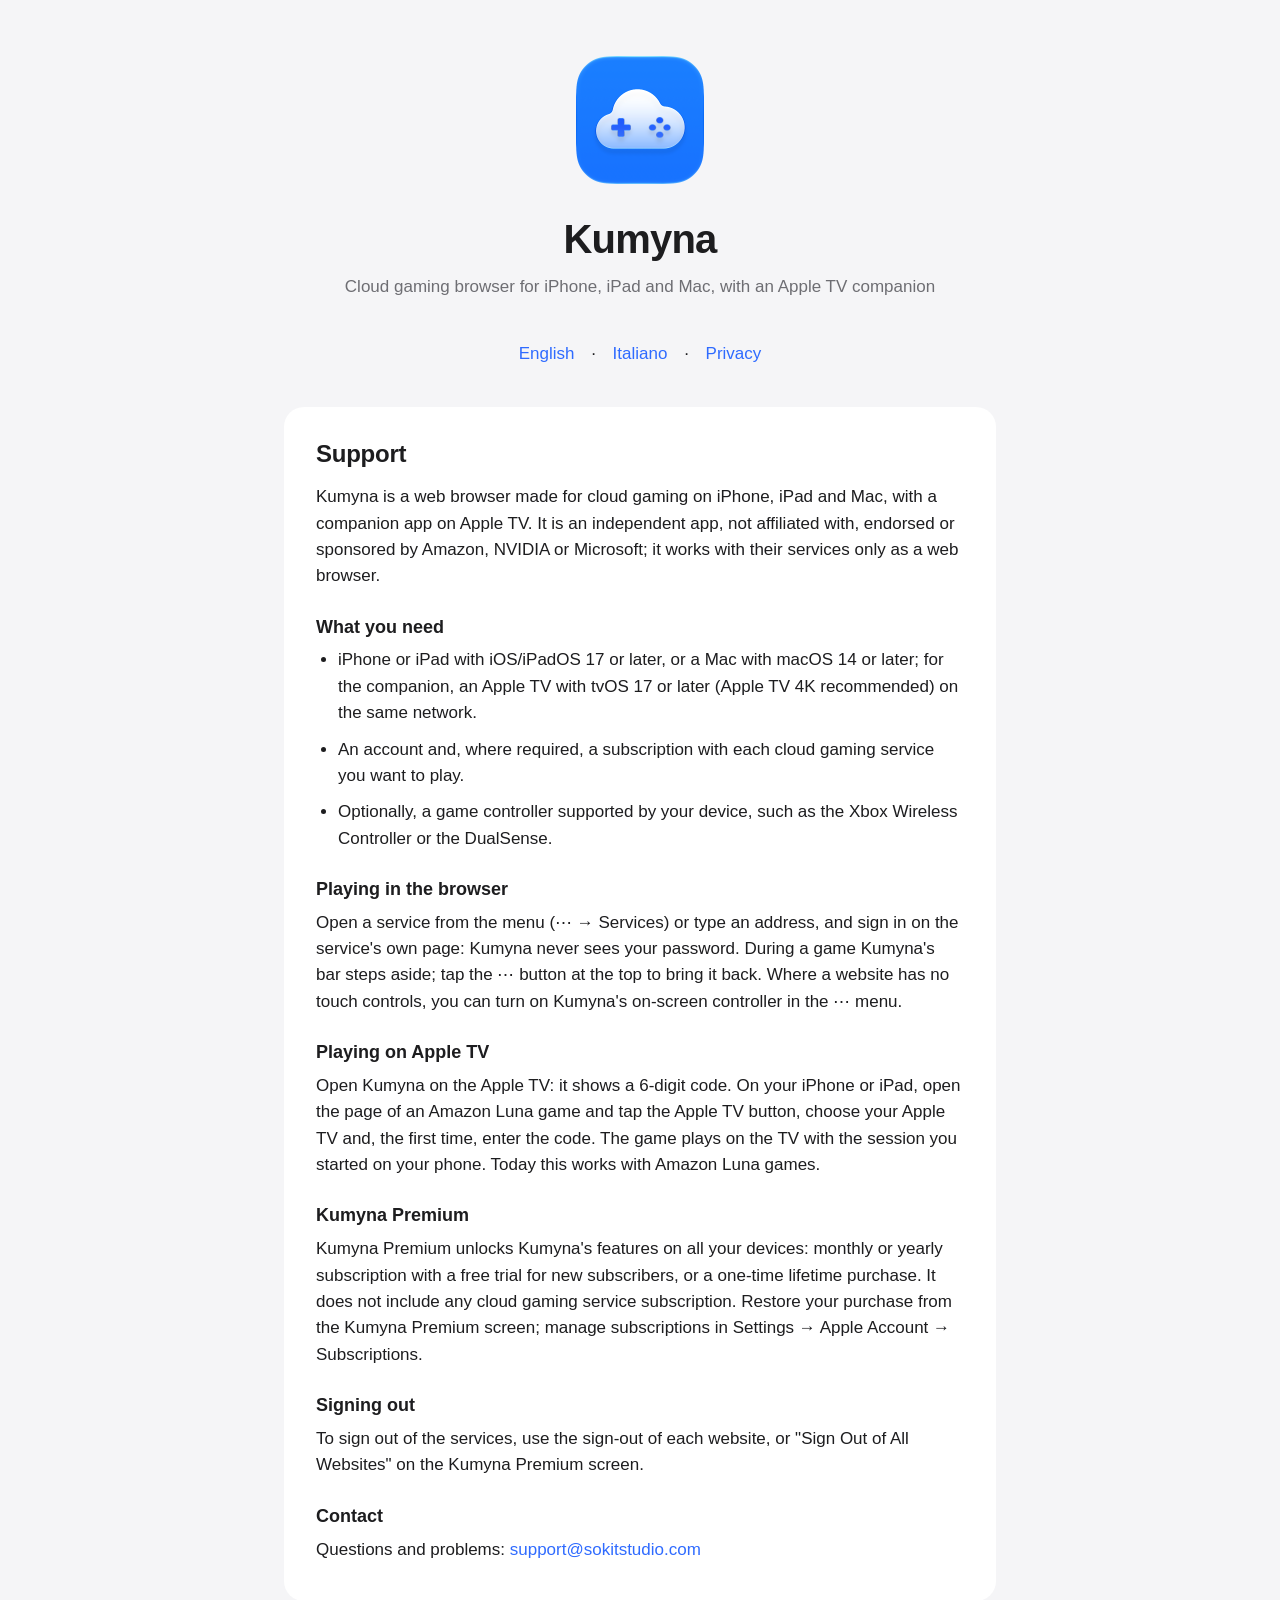
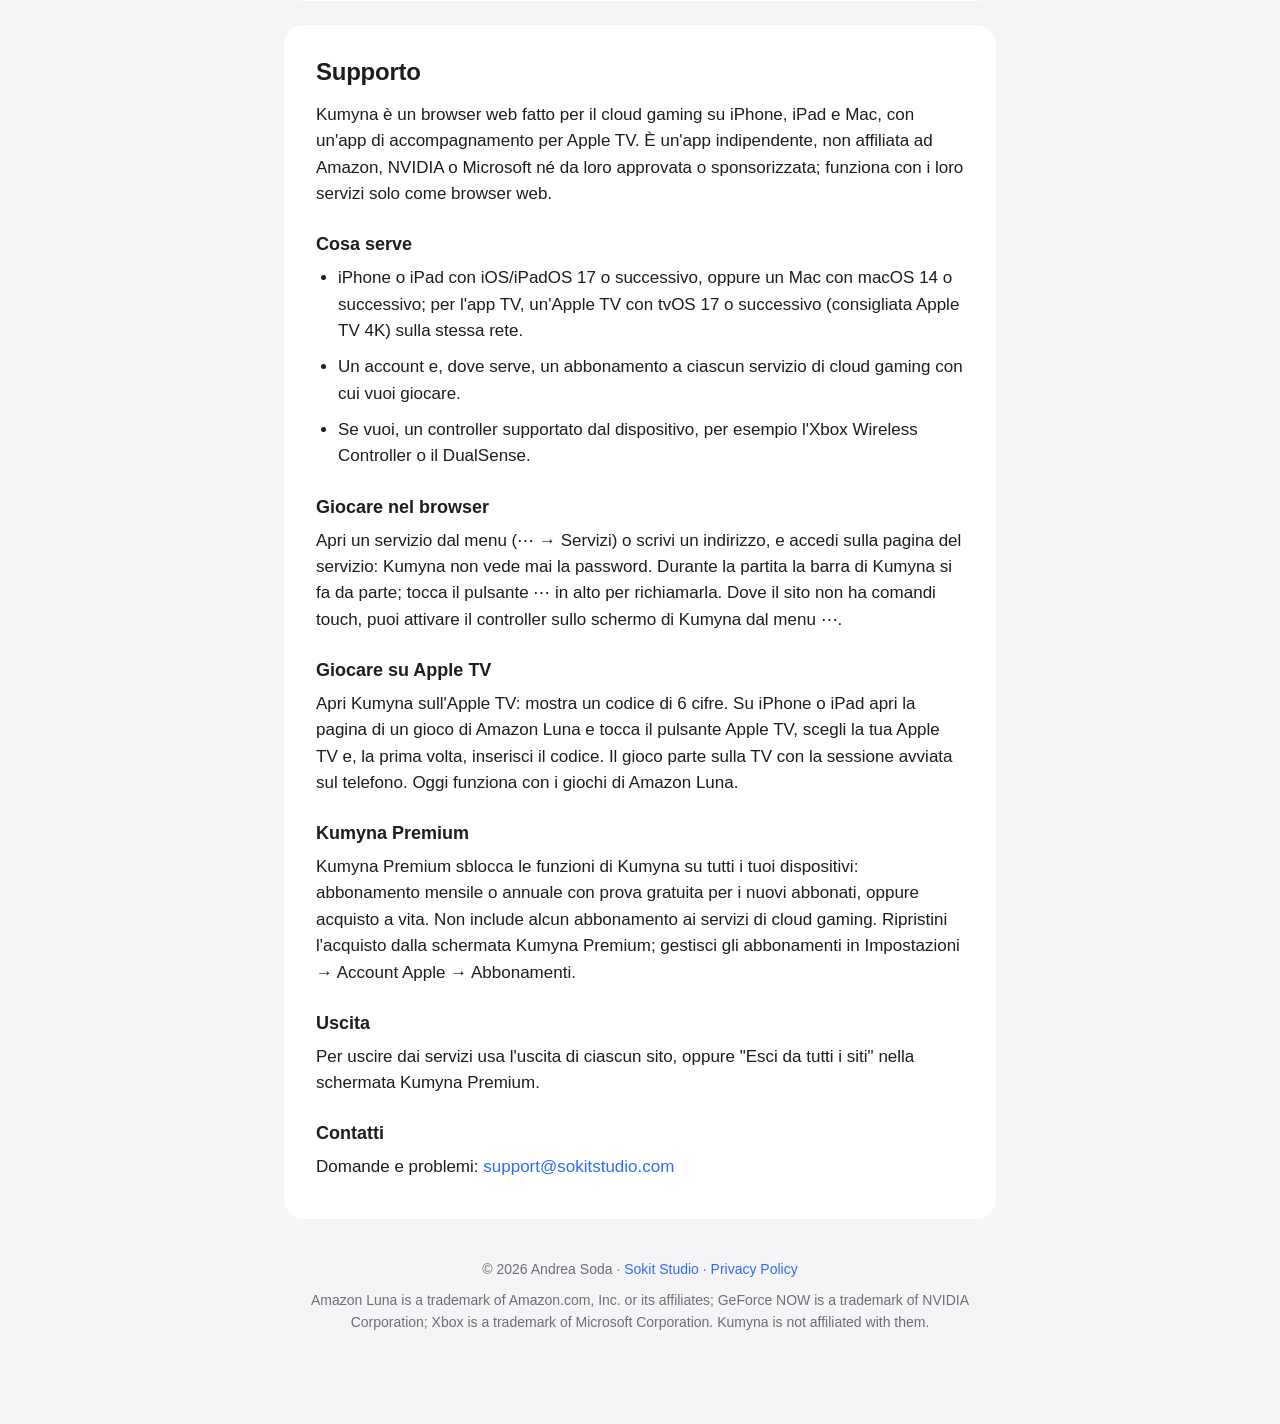
<file: index.html>
<!DOCTYPE html>
<html lang="en">
<head>
  <meta charset="utf-8">
  <meta name="viewport" content="width=device-width, initial-scale=1">
  <title>Kumyna — Support</title>
  <meta name="description" content="Kumyna: a web browser for cloud gaming on iPhone, iPad and Mac, with an Apple TV companion. Support and contact.">
  <link rel="icon" href="icon.png">
  <link rel="stylesheet" href="style.css">
</head>
<body>
<main>
  <header>
    <img src="icon.png" alt="Kumyna icon">
    <h1>Kumyna</h1>
    <p>Cloud gaming browser for iPhone, iPad and Mac, with an Apple TV companion</p>
  </header>
  <nav><a href="#en">English</a> · <a href="#it">Italiano</a> · <a href="privacy.html">Privacy</a></nav>

  <section id="en">
    <h2>Support</h2>
    <p>Kumyna is a web browser made for cloud gaming on iPhone, iPad and Mac, with a companion app on Apple TV. It is an independent app, not affiliated with, endorsed or sponsored by Amazon, NVIDIA or Microsoft; it works with their services only as a web browser.</p>
    <h3>What you need</h3>
    <ul>
      <li>iPhone or iPad with iOS/iPadOS 17 or later, or a Mac with macOS 14 or later; for the companion, an Apple TV with tvOS 17 or later (Apple TV 4K recommended) on the same network.</li>
      <li>An account and, where required, a subscription with each cloud gaming service you want to play.</li>
      <li>Optionally, a game controller supported by your device, such as the Xbox Wireless Controller or the DualSense.</li>
    </ul>
    <h3>Playing in the browser</h3>
    <p>Open a service from the menu (⋯ → Services) or type an address, and sign in on the service's own page: Kumyna never sees your password. During a game Kumyna's bar steps aside; tap the ⋯ button at the top to bring it back. Where a website has no touch controls, you can turn on Kumyna's on-screen controller in the ⋯ menu.</p>
    <h3>Playing on Apple TV</h3>
    <p>Open Kumyna on the Apple TV: it shows a 6-digit code. On your iPhone or iPad, open the page of an Amazon Luna game and tap the Apple TV button, choose your Apple TV and, the first time, enter the code. The game plays on the TV with the session you started on your phone. Today this works with Amazon Luna games.</p>
    <h3>Kumyna Premium</h3>
    <p>Kumyna Premium unlocks Kumyna's features on all your devices: monthly or yearly subscription with a free trial for new subscribers, or a one-time lifetime purchase. It does not include any cloud gaming service subscription. Restore your purchase from the Kumyna Premium screen; manage subscriptions in Settings → Apple Account → Subscriptions.</p>
    <h3>Signing out</h3>
    <p>To sign out of the services, use the sign-out of each website, or "Sign Out of All Websites" on the Kumyna Premium screen.</p>
    <h3>Contact</h3>
    <p>Questions and problems: <a href="mailto:support@sokitstudio.com">support@sokitstudio.com</a></p>
  </section>

  <section id="it" lang="it">
    <h2>Supporto</h2>
    <p>Kumyna è un browser web fatto per il cloud gaming su iPhone, iPad e Mac, con un'app di accompagnamento per Apple TV. È un'app indipendente, non affiliata ad Amazon, NVIDIA o Microsoft né da loro approvata o sponsorizzata; funziona con i loro servizi solo come browser web.</p>
    <h3>Cosa serve</h3>
    <ul>
      <li>iPhone o iPad con iOS/iPadOS 17 o successivo, oppure un Mac con macOS 14 o successivo; per l'app TV, un'Apple TV con tvOS 17 o successivo (consigliata Apple TV 4K) sulla stessa rete.</li>
      <li>Un account e, dove serve, un abbonamento a ciascun servizio di cloud gaming con cui vuoi giocare.</li>
      <li>Se vuoi, un controller supportato dal dispositivo, per esempio l'Xbox Wireless Controller o il DualSense.</li>
    </ul>
    <h3>Giocare nel browser</h3>
    <p>Apri un servizio dal menu (⋯ → Servizi) o scrivi un indirizzo, e accedi sulla pagina del servizio: Kumyna non vede mai la password. Durante la partita la barra di Kumyna si fa da parte; tocca il pulsante ⋯ in alto per richiamarla. Dove il sito non ha comandi touch, puoi attivare il controller sullo schermo di Kumyna dal menu ⋯.</p>
    <h3>Giocare su Apple TV</h3>
    <p>Apri Kumyna sull'Apple TV: mostra un codice di 6 cifre. Su iPhone o iPad apri la pagina di un gioco di Amazon Luna e tocca il pulsante Apple TV, scegli la tua Apple TV e, la prima volta, inserisci il codice. Il gioco parte sulla TV con la sessione avviata sul telefono. Oggi funziona con i giochi di Amazon Luna.</p>
    <h3>Kumyna Premium</h3>
    <p>Kumyna Premium sblocca le funzioni di Kumyna su tutti i tuoi dispositivi: abbonamento mensile o annuale con prova gratuita per i nuovi abbonati, oppure acquisto a vita. Non include alcun abbonamento ai servizi di cloud gaming. Ripristini l'acquisto dalla schermata Kumyna Premium; gestisci gli abbonamenti in Impostazioni → Account Apple → Abbonamenti.</p>
    <h3>Uscita</h3>
    <p>Per uscire dai servizi usa l'uscita di ciascun sito, oppure "Esci da tutti i siti" nella schermata Kumyna Premium.</p>
    <h3>Contatti</h3>
    <p>Domande e problemi: <a href="mailto:support@sokitstudio.com">support@sokitstudio.com</a></p>
  </section>

  <footer>
    <p>© 2026 Andrea Soda · <a href="/">Sokit Studio</a> · <a href="privacy.html">Privacy Policy</a></p>
    <p>Amazon Luna is a trademark of Amazon.com, Inc. or its affiliates; GeForce NOW is a trademark of NVIDIA Corporation; Xbox is a trademark of Microsoft Corporation. Kumyna is not affiliated with them.</p>
  </footer>
</main>
</body>
</html>
</file>
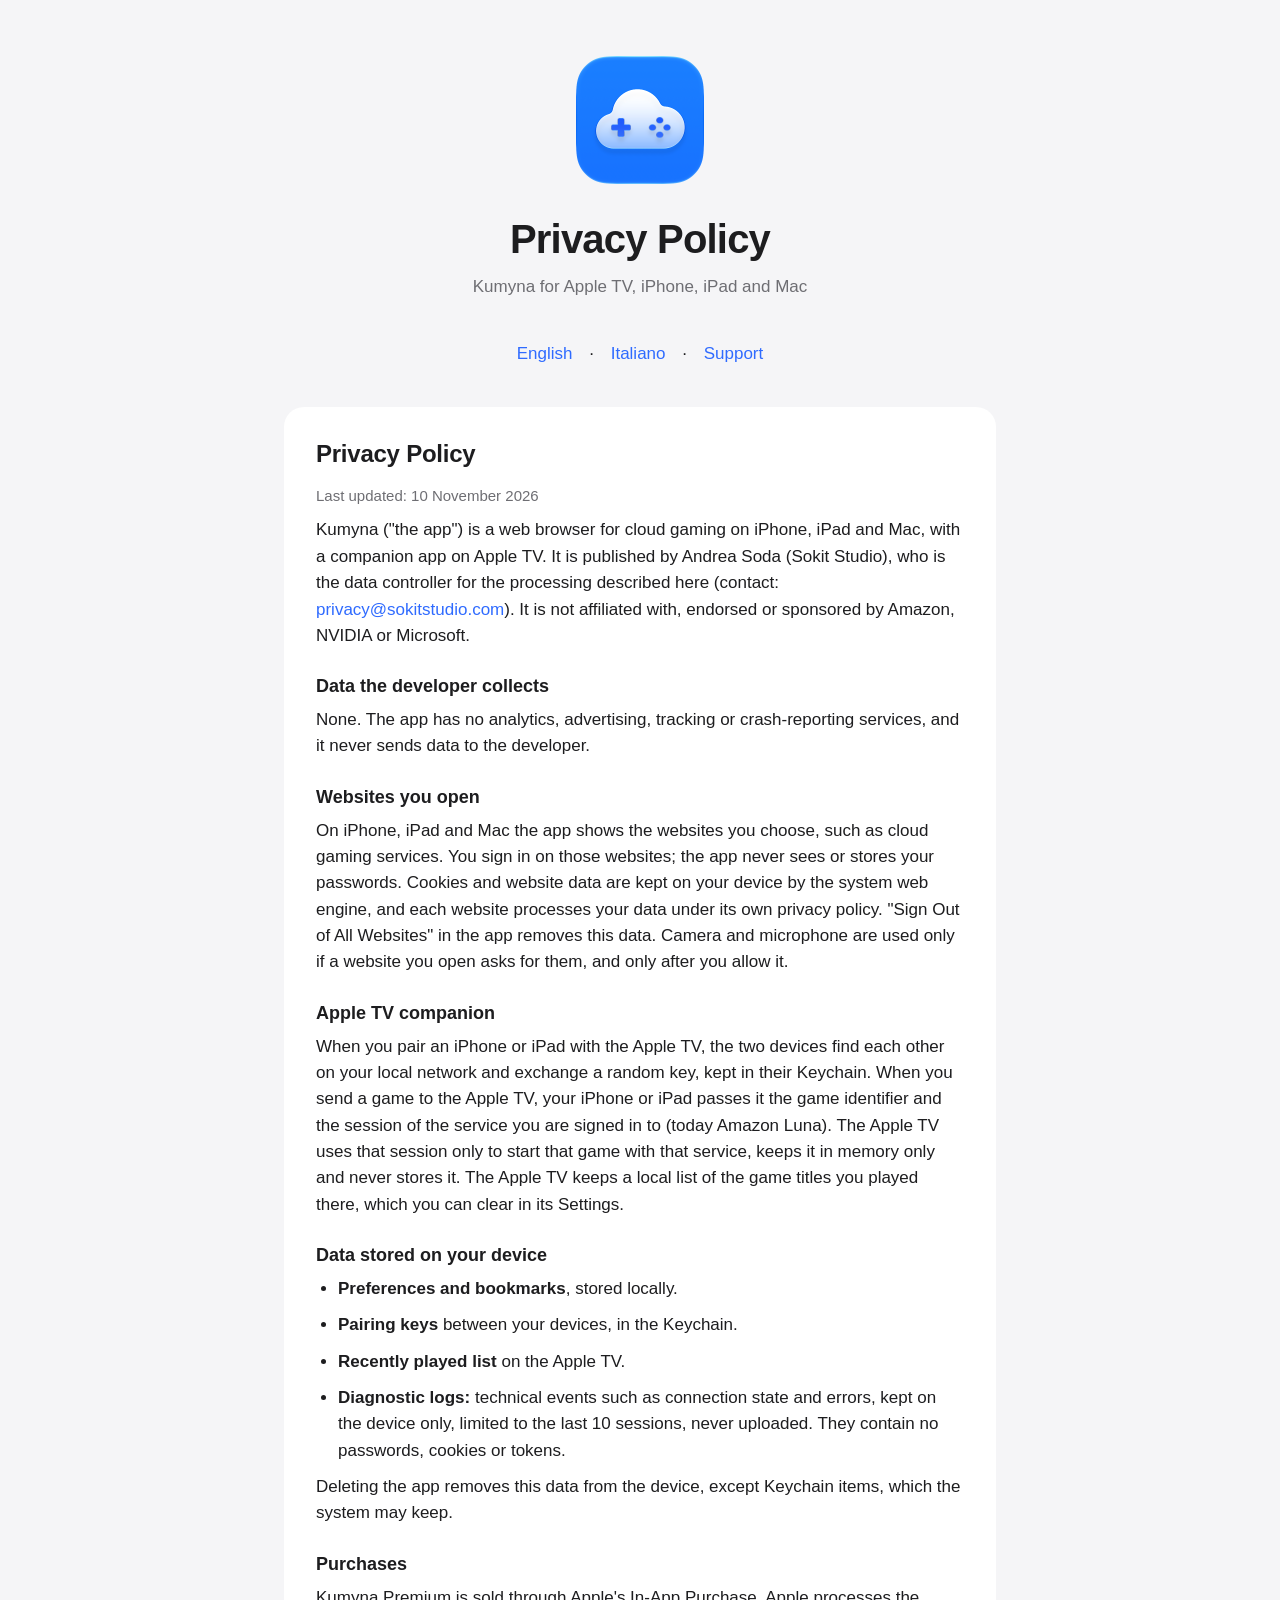
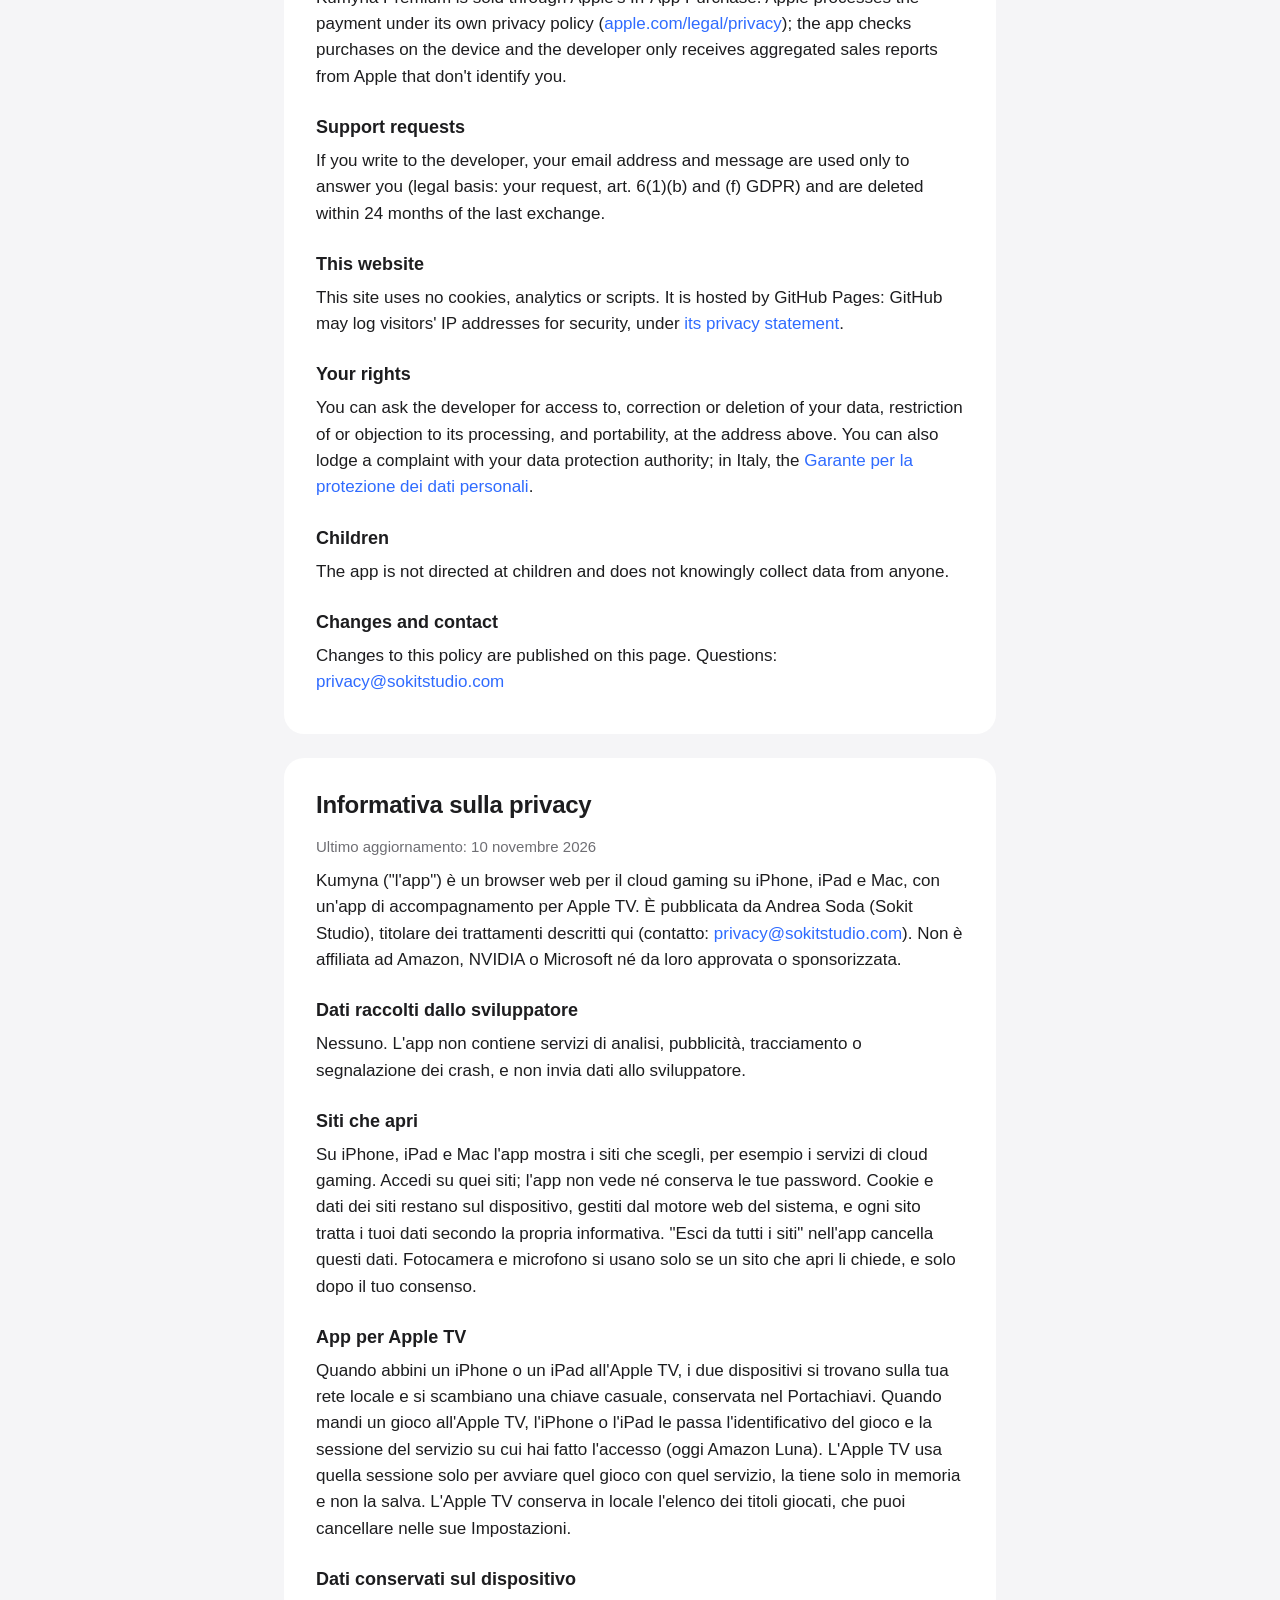
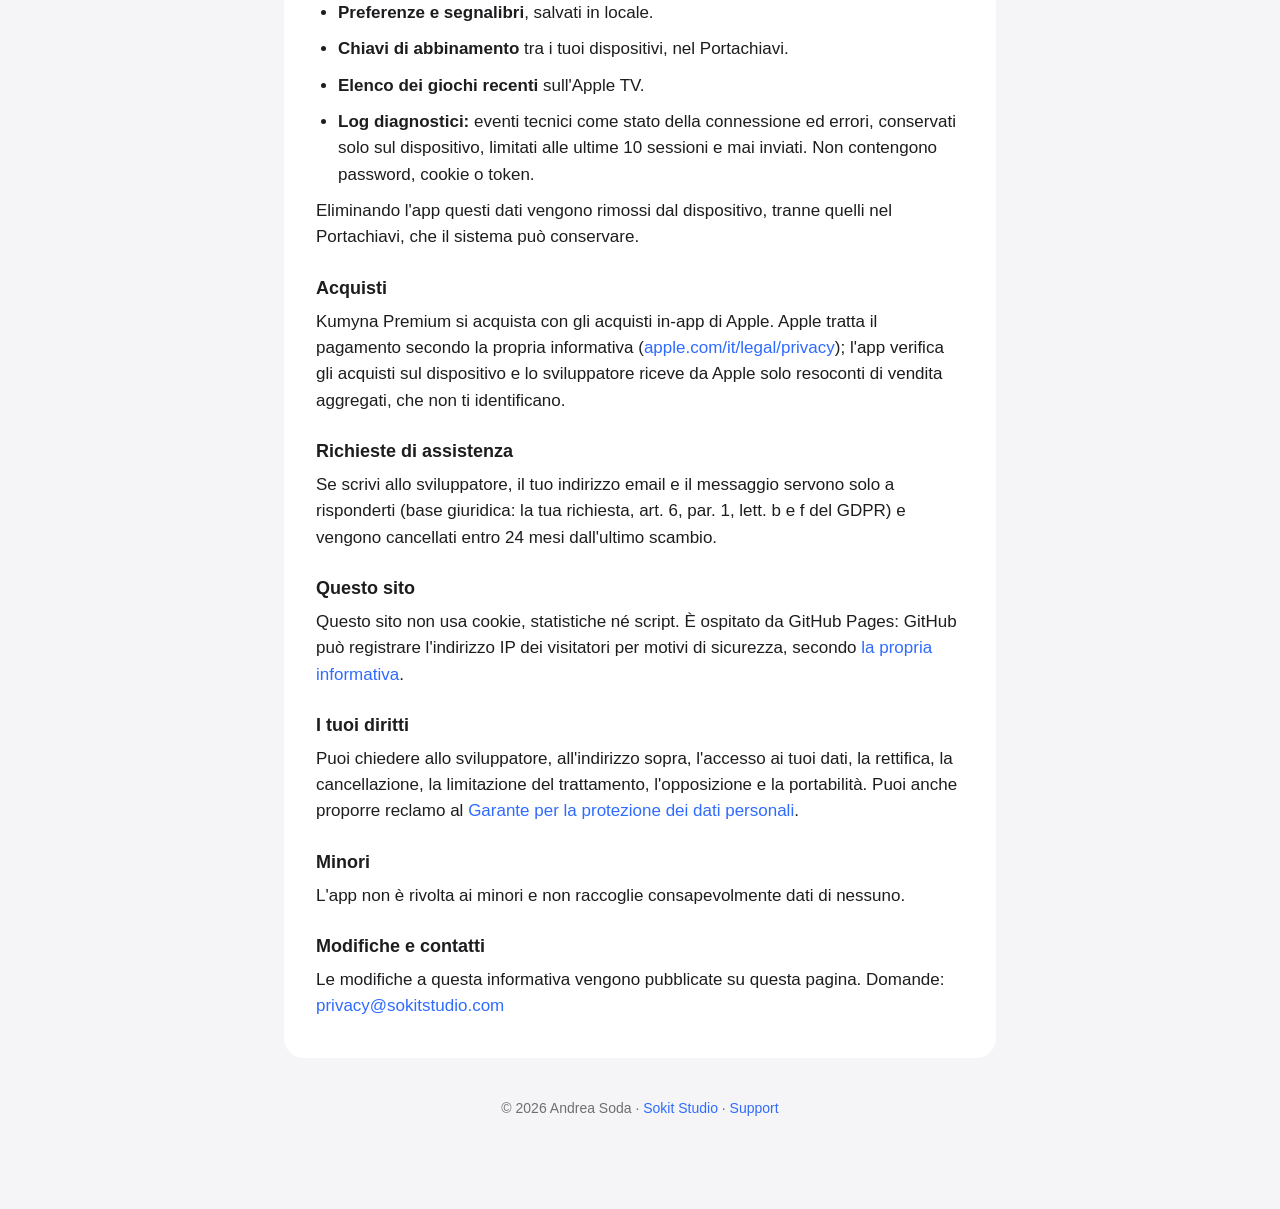
<file: privacy.html>
<!DOCTYPE html>
<html lang="en">
<head>
  <meta charset="utf-8">
  <meta name="viewport" content="width=device-width, initial-scale=1">
  <title>Kumyna — Privacy Policy</title>
  <meta name="description" content="Privacy policy of Kumyna for Apple TV, iPhone, iPad and Mac.">
  <link rel="icon" href="icon.png">
  <link rel="stylesheet" href="style.css">
</head>
<body>
<main>
  <header>
    <img src="icon.png" alt="Kumyna icon">
    <h1>Privacy Policy</h1>
    <p>Kumyna for Apple TV, iPhone, iPad and Mac</p>
  </header>
  <nav><a href="#en">English</a> · <a href="#it">Italiano</a> · <a href="./">Support</a></nav>

  <section id="en">
    <h2>Privacy Policy</h2>
    <p class="muted">Last updated: 10 November 2026</p>
    <p>Kumyna ("the app") is a web browser for cloud gaming on iPhone, iPad and Mac, with a companion app on Apple TV. It is published by Andrea Soda (Sokit Studio), who is the data controller for the processing described here (contact: <a href="mailto:privacy@sokitstudio.com">privacy@sokitstudio.com</a>). It is not affiliated with, endorsed or sponsored by Amazon, NVIDIA or Microsoft.</p>
    <h3>Data the developer collects</h3>
    <p>None. The app has no analytics, advertising, tracking or crash-reporting services, and it never sends data to the developer.</p>
    <h3>Websites you open</h3>
    <p>On iPhone, iPad and Mac the app shows the websites you choose, such as cloud gaming services. You sign in on those websites; the app never sees or stores your passwords. Cookies and website data are kept on your device by the system web engine, and each website processes your data under its own privacy policy. "Sign Out of All Websites" in the app removes this data. Camera and microphone are used only if a website you open asks for them, and only after you allow it.</p>
    <h3>Apple TV companion</h3>
    <p>When you pair an iPhone or iPad with the Apple TV, the two devices find each other on your local network and exchange a random key, kept in their Keychain. When you send a game to the Apple TV, your iPhone or iPad passes it the game identifier and the session of the service you are signed in to (today Amazon Luna). The Apple TV uses that session only to start that game with that service, keeps it in memory only and never stores it. The Apple TV keeps a local list of the game titles you played there, which you can clear in its Settings.</p>
    <h3>Data stored on your device</h3>
    <ul>
      <li><strong>Preferences and bookmarks</strong>, stored locally.</li>
      <li><strong>Pairing keys</strong> between your devices, in the Keychain.</li>
      <li><strong>Recently played list</strong> on the Apple TV.</li>
      <li><strong>Diagnostic logs:</strong> technical events such as connection state and errors, kept on the device only, limited to the last 10 sessions, never uploaded. They contain no passwords, cookies or tokens.</li>
    </ul>
    <p>Deleting the app removes this data from the device, except Keychain items, which the system may keep.</p>
    <h3>Purchases</h3>
    <p>Kumyna Premium is sold through Apple's In-App Purchase. Apple processes the payment under its own privacy policy (<a href="https://www.apple.com/legal/privacy/">apple.com/legal/privacy</a>); the app checks purchases on the device and the developer only receives aggregated sales reports from Apple that don't identify you.</p>
    <h3>Support requests</h3>
    <p>If you write to the developer, your email address and message are used only to answer you (legal basis: your request, art. 6(1)(b) and (f) GDPR) and are deleted within 24 months of the last exchange.</p>
    <h3>This website</h3>
    <p>This site uses no cookies, analytics or scripts. It is hosted by GitHub Pages: GitHub may log visitors' IP addresses for security, under <a href="https://docs.github.com/site-policy/privacy-policies/github-general-privacy-statement">its privacy statement</a>.</p>
    <h3>Your rights</h3>
    <p>You can ask the developer for access to, correction or deletion of your data, restriction of or objection to its processing, and portability, at the address above. You can also lodge a complaint with your data protection authority; in Italy, the <a href="https://www.garanteprivacy.it">Garante per la protezione dei dati personali</a>.</p>
    <h3>Children</h3>
    <p>The app is not directed at children and does not knowingly collect data from anyone.</p>
    <h3>Changes and contact</h3>
    <p>Changes to this policy are published on this page. Questions: <a href="mailto:privacy@sokitstudio.com">privacy@sokitstudio.com</a></p>
  </section>

  <section id="it" lang="it">
    <h2>Informativa sulla privacy</h2>
    <p class="muted">Ultimo aggiornamento: 10 novembre 2026</p>
    <p>Kumyna ("l'app") è un browser web per il cloud gaming su iPhone, iPad e Mac, con un'app di accompagnamento per Apple TV. È pubblicata da Andrea Soda (Sokit Studio), titolare dei trattamenti descritti qui (contatto: <a href="mailto:privacy@sokitstudio.com">privacy@sokitstudio.com</a>). Non è affiliata ad Amazon, NVIDIA o Microsoft né da loro approvata o sponsorizzata.</p>
    <h3>Dati raccolti dallo sviluppatore</h3>
    <p>Nessuno. L'app non contiene servizi di analisi, pubblicità, tracciamento o segnalazione dei crash, e non invia dati allo sviluppatore.</p>
    <h3>Siti che apri</h3>
    <p>Su iPhone, iPad e Mac l'app mostra i siti che scegli, per esempio i servizi di cloud gaming. Accedi su quei siti; l'app non vede né conserva le tue password. Cookie e dati dei siti restano sul dispositivo, gestiti dal motore web del sistema, e ogni sito tratta i tuoi dati secondo la propria informativa. "Esci da tutti i siti" nell'app cancella questi dati. Fotocamera e microfono si usano solo se un sito che apri li chiede, e solo dopo il tuo consenso.</p>
    <h3>App per Apple TV</h3>
    <p>Quando abbini un iPhone o un iPad all'Apple TV, i due dispositivi si trovano sulla tua rete locale e si scambiano una chiave casuale, conservata nel Portachiavi. Quando mandi un gioco all'Apple TV, l'iPhone o l'iPad le passa l'identificativo del gioco e la sessione del servizio su cui hai fatto l'accesso (oggi Amazon Luna). L'Apple TV usa quella sessione solo per avviare quel gioco con quel servizio, la tiene solo in memoria e non la salva. L'Apple TV conserva in locale l'elenco dei titoli giocati, che puoi cancellare nelle sue Impostazioni.</p>
    <h3>Dati conservati sul dispositivo</h3>
    <ul>
      <li><strong>Preferenze e segnalibri</strong>, salvati in locale.</li>
      <li><strong>Chiavi di abbinamento</strong> tra i tuoi dispositivi, nel Portachiavi.</li>
      <li><strong>Elenco dei giochi recenti</strong> sull'Apple TV.</li>
      <li><strong>Log diagnostici:</strong> eventi tecnici come stato della connessione ed errori, conservati solo sul dispositivo, limitati alle ultime 10 sessioni e mai inviati. Non contengono password, cookie o token.</li>
    </ul>
    <p>Eliminando l'app questi dati vengono rimossi dal dispositivo, tranne quelli nel Portachiavi, che il sistema può conservare.</p>
    <h3>Acquisti</h3>
    <p>Kumyna Premium si acquista con gli acquisti in-app di Apple. Apple tratta il pagamento secondo la propria informativa (<a href="https://www.apple.com/it/legal/privacy/">apple.com/it/legal/privacy</a>); l'app verifica gli acquisti sul dispositivo e lo sviluppatore riceve da Apple solo resoconti di vendita aggregati, che non ti identificano.</p>
    <h3>Richieste di assistenza</h3>
    <p>Se scrivi allo sviluppatore, il tuo indirizzo email e il messaggio servono solo a risponderti (base giuridica: la tua richiesta, art. 6, par. 1, lett. b e f del GDPR) e vengono cancellati entro 24 mesi dall'ultimo scambio.</p>
    <h3>Questo sito</h3>
    <p>Questo sito non usa cookie, statistiche né script. È ospitato da GitHub Pages: GitHub può registrare l'indirizzo IP dei visitatori per motivi di sicurezza, secondo <a href="https://docs.github.com/site-policy/privacy-policies/github-general-privacy-statement">la propria informativa</a>.</p>
    <h3>I tuoi diritti</h3>
    <p>Puoi chiedere allo sviluppatore, all'indirizzo sopra, l'accesso ai tuoi dati, la rettifica, la cancellazione, la limitazione del trattamento, l'opposizione e la portabilità. Puoi anche proporre reclamo al <a href="https://www.garanteprivacy.it">Garante per la protezione dei dati personali</a>.</p>
    <h3>Minori</h3>
    <p>L'app non è rivolta ai minori e non raccoglie consapevolmente dati di nessuno.</p>
    <h3>Modifiche e contatti</h3>
    <p>Le modifiche a questa informativa vengono pubblicate su questa pagina. Domande: <a href="mailto:privacy@sokitstudio.com">privacy@sokitstudio.com</a></p>
  </section>

  <footer>
    <p>© 2026 Andrea Soda · <a href="/">Sokit Studio</a> · <a href="./">Support</a></p>
  </footer>
</main>
</body>
</html>
</file>
<file: style.css>
:root {
  color-scheme: light dark;
  --text: #1d1d1f;
  --secondary: #6e6e73;
  --background: #f5f5f7;
  --card: #ffffff;
  --accent: #2f6bff;
}

@media (prefers-color-scheme: dark) {
  :root {
    --text: #f5f5f7;
    --secondary: #a1a1a6;
    --background: #000000;
    --card: #1c1c1e;
    --accent: #5b8cff;
  }
}

* { box-sizing: border-box; }

body {
  margin: 0;
  font: 17px/1.55 -apple-system, BlinkMacSystemFont, "SF Pro Text", "Helvetica Neue", Arial, sans-serif;
  color: var(--text);
  background: var(--background);
  -webkit-font-smoothing: antialiased;
}

main {
  max-width: 760px;
  margin: 0 auto;
  padding: 56px 24px 80px;
}

header { text-align: center; margin-bottom: 40px; }
header img { width: 128px; height: 128px; }
header h1 { font-size: 40px; letter-spacing: -0.02em; margin: 16px 0 4px; }
header p { color: var(--secondary); margin: 0; }

nav { text-align: center; margin: 0 0 40px; }
nav a { margin: 0 12px; }

section {
  background: var(--card);
  border-radius: 20px;
  padding: 28px 32px;
  margin-bottom: 24px;
}

h2 { font-size: 24px; letter-spacing: -0.01em; margin: 0 0 12px; }
h3 { font-size: 18px; margin: 24px 0 6px; }
p, li { margin: 0 0 10px; }
ul { padding-left: 22px; margin: 0 0 10px; }
a { color: var(--accent); text-decoration: none; }
a:hover { text-decoration: underline; }
.muted { color: var(--secondary); font-size: 15px; }

footer {
  text-align: center;
  color: var(--secondary);
  font-size: 14px;
  margin-top: 40px;
}
</file>
